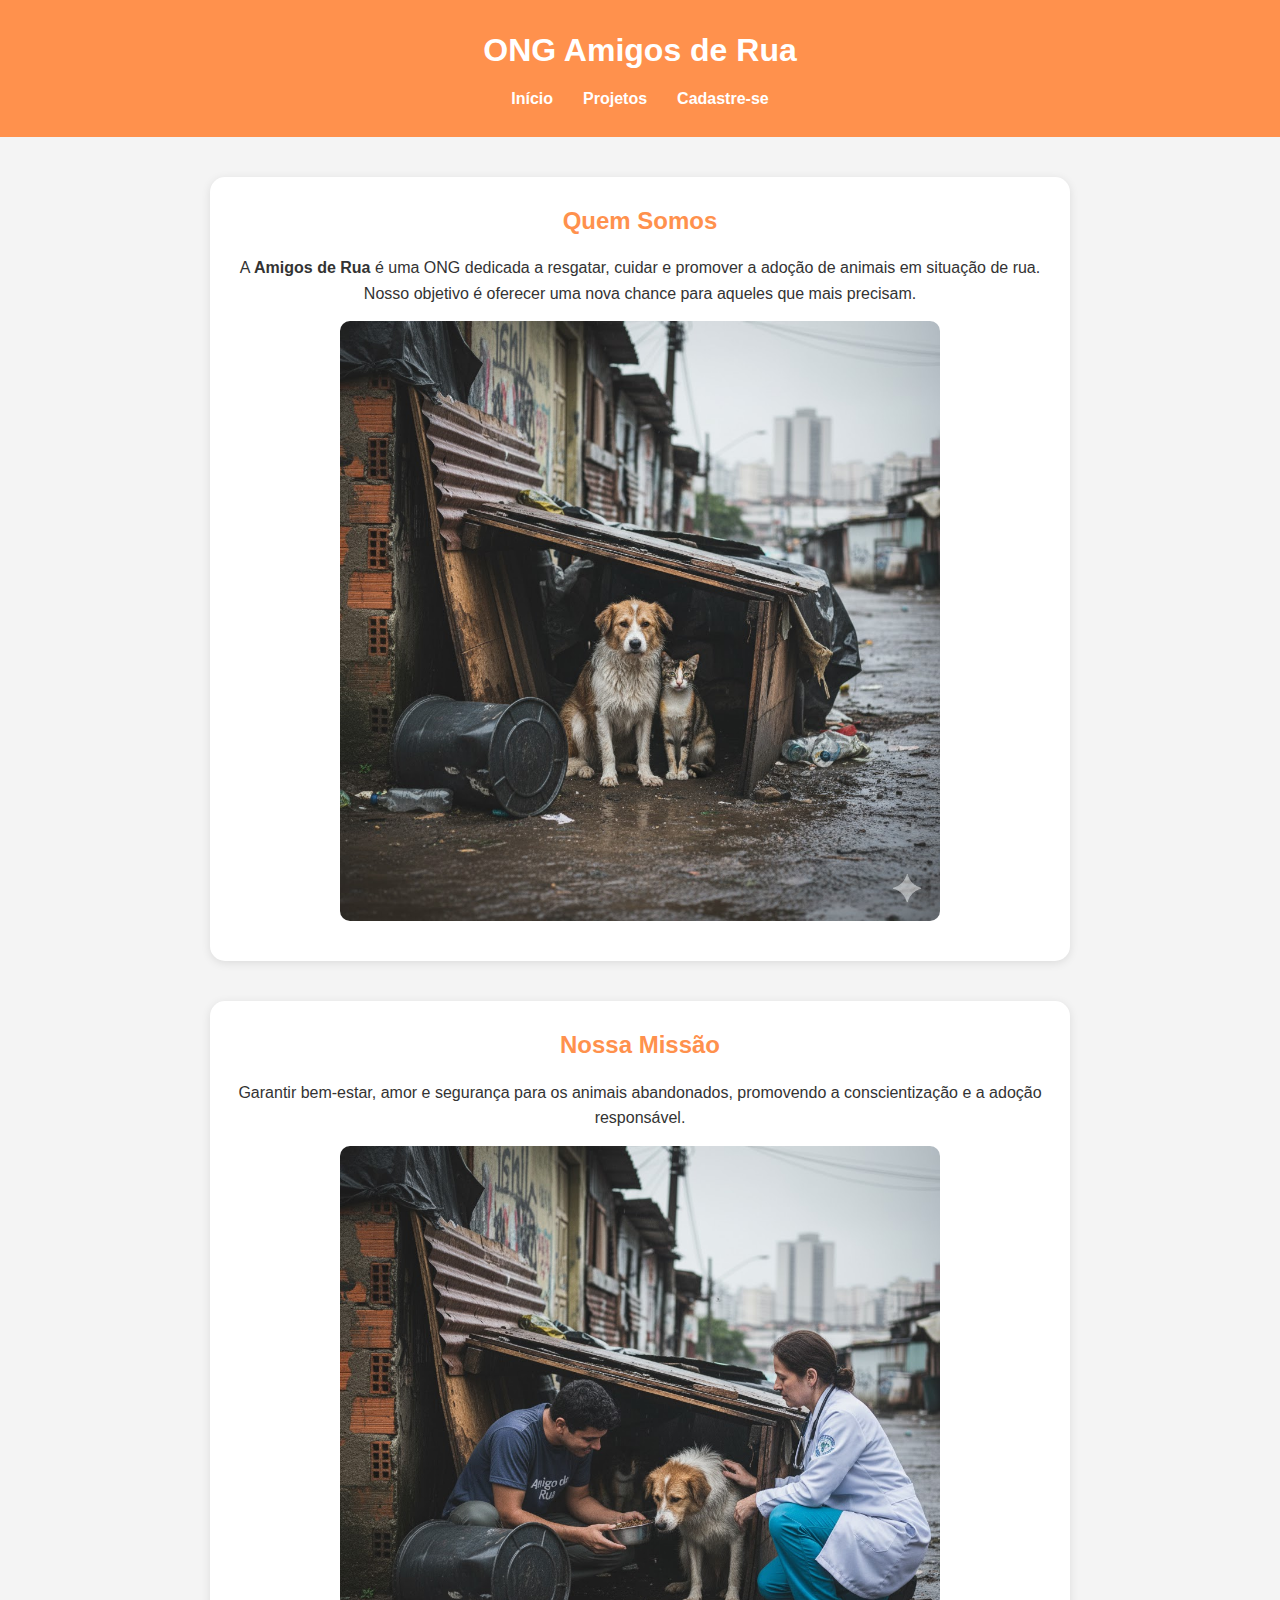
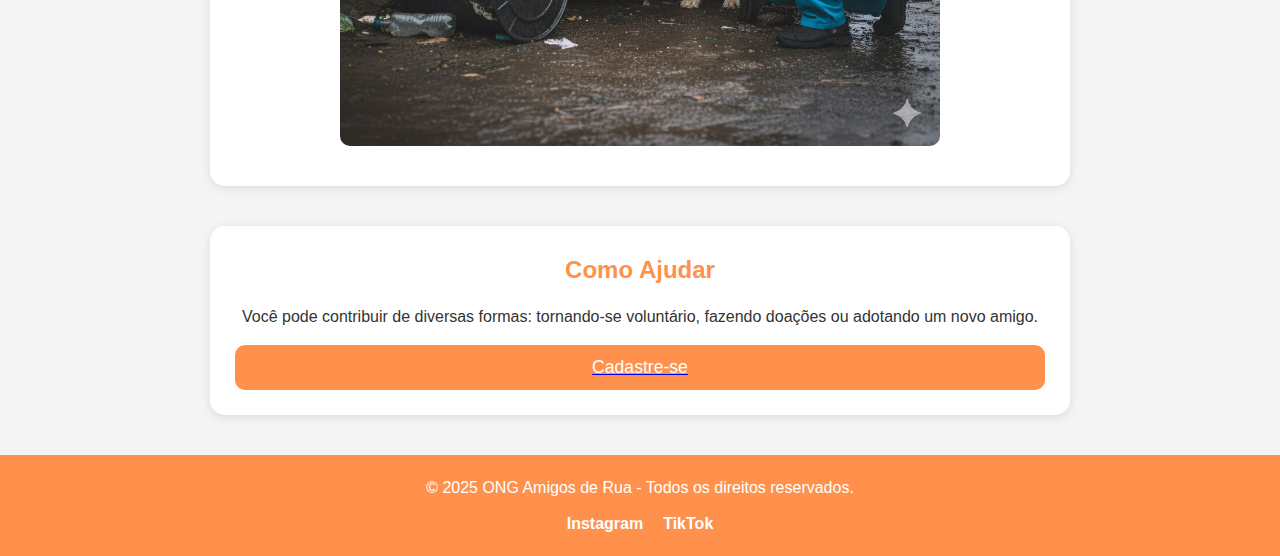
<file: Estrutura.das.Paginas/index.html>
<!DOCTYPE html>
<html lang="pt-BR">
<head>
<meta charset="UTF-8">
<meta name="viewport" content="width=device-width, initial-scale=1.0">
<title>Amigos de Rua - ONG de Apoio Animal</title>
<link rel="stylesheet" href="style.css">
</head>
<body>

<header>
  <h1>ONG Amigos de Rua</h1>
  <nav>
    <ul>
      <li><a href="index.html">Início</a></li>
      <li><a href="projetos.html">Projetos</a></li>
      <li><a href="cadastro.html">Cadastre-se</a></li>
    </ul>
  </nav>
</header>

<main>
  <section id="sobre">
    <h2>Quem Somos</h2>
    <p>A <strong>Amigos de Rua</strong> é uma ONG dedicada a resgatar, cuidar e promover a adoção de animais em situação de rua. Nosso objetivo é oferecer uma nova chance para aqueles que mais precisam.</p>
    <img src="imagens/animais.jpg" alt="Cachorro e gato resgatados">
  </section>

  <section id="missao">
    <h2>Nossa Missão</h2>
    <p>Garantir bem-estar, amor e segurança para os animais abandonados, promovendo a conscientização e a adoção responsável.</p>
    <img src="imagens/equipe.jpg" alt="Equipe da ONG cuidando de animais">
  </section>

  <section id="participar">
    <h2>Como Ajudar</h2>
    <p>Você pode contribuir de diversas formas: tornando-se voluntário, fazendo doações ou adotando um novo amigo.</p>
    <a href="cadastro.html"><button>Cadastre-se</button></a>
  </section>
</main>

<footer>
  <p>&copy; 2025 ONG Amigos de Rua - Todos os direitos reservados.</p>
  <ul>
    <li><a href="#">Instagram</a></li>
    <li><a href="#">TikTok</a></li>
  </ul>
</footer>

</body>
</html>
</file>
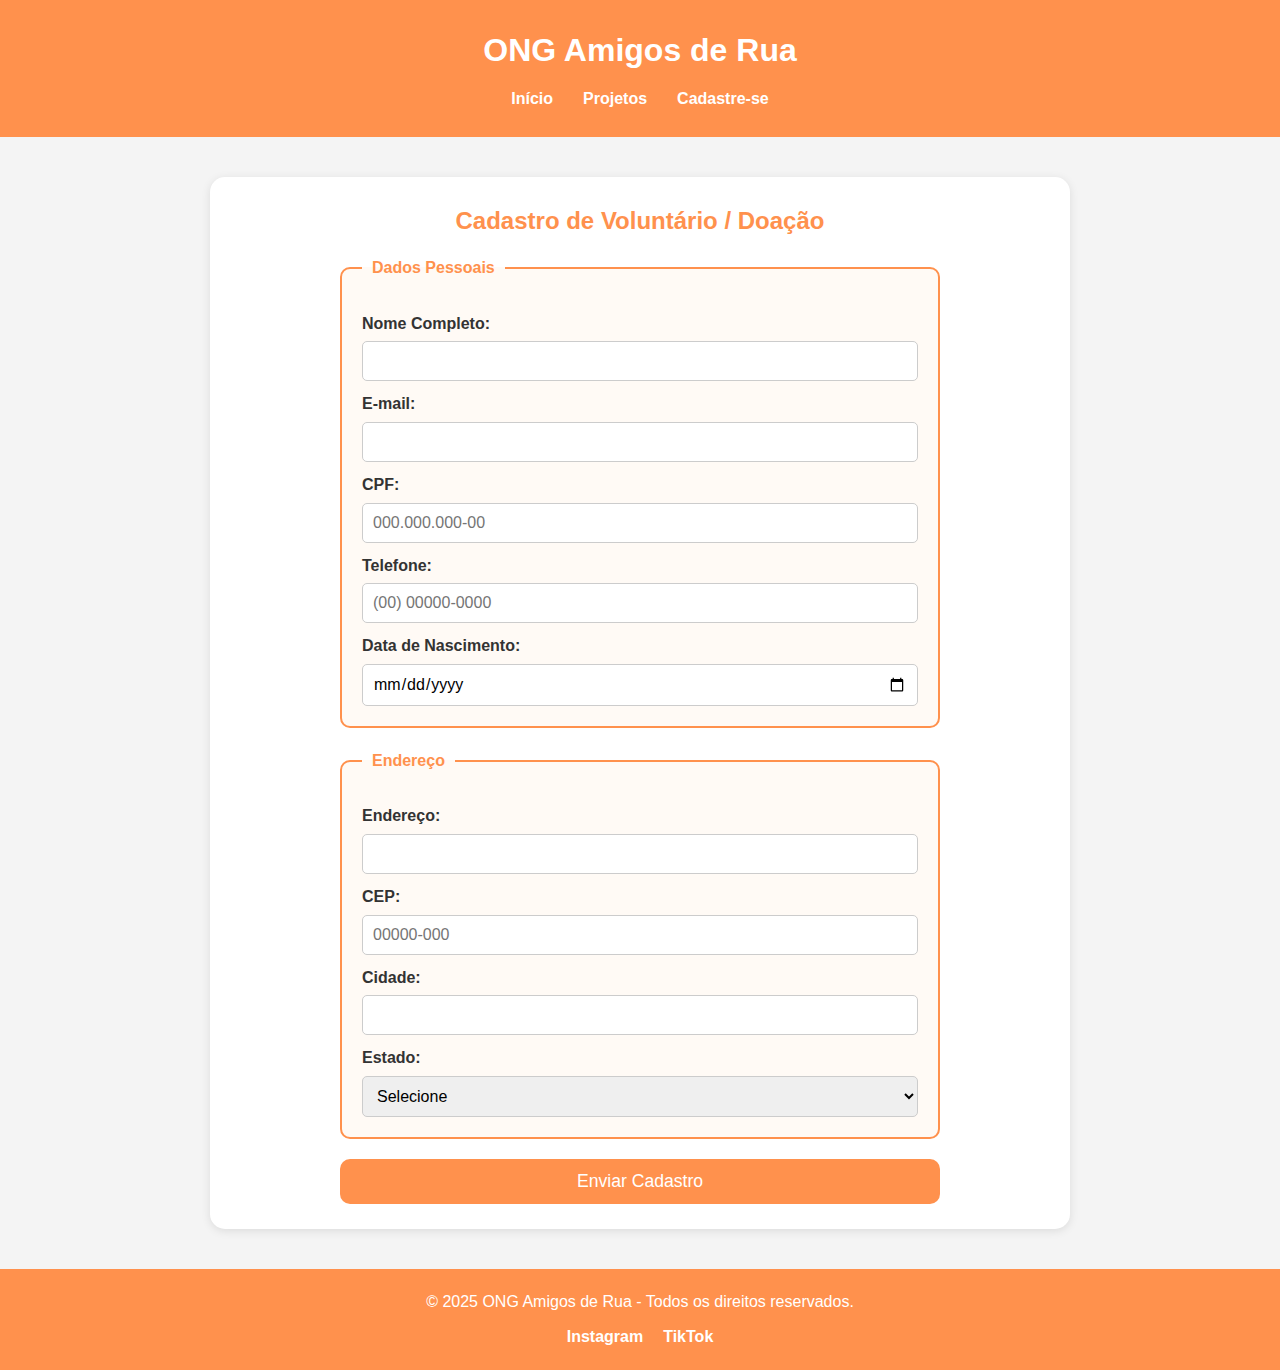
<file: Estrutura.das.Paginas/cadastro.html>
<!DOCTYPE html>
<html lang="pt-BR">
<head>
<meta charset="UTF-8">
<meta name="viewport" content="width=device-width, initial-scale=1.0">
<title>Cadastro - Amigos de Rua</title>
<link rel="stylesheet" href="style.css">
</head>
<body>

<header>
  <h1>ONG Amigos de Rua</h1>
  <nav>
    <ul>
      <li><a href="index.html">Início</a></li>
      <li><a href="projetos.html">Projetos</a></li>
      <li><a href="cadastro.html">Cadastre-se</a></li>
    </ul>
  </nav>
</header>

<main>
  <section>
    <h2>Cadastro de Voluntário / Doação</h2>
    <form>
      <fieldset>
        <legend>Dados Pessoais</legend>

        <label for="nome">Nome Completo:</label>
        <input type="text" id="nome" name="nome" required>

        <label for="email">E-mail:</label>
        <input type="email" id="email" name="email" required>

        <label for="cpf">CPF:</label>
        <input type="text" id="cpf" name="cpf" placeholder="000.000.000-00" pattern="\d{3}\.\d{3}\.\d{3}-\d{2}" required maxlength="14">

        <label for="telefone">Telefone:</label>
        <input type="tel" id="telefone" name="telefone" placeholder="(00) 00000-0000" pattern="\(\d{2}\)\s\d{5}-\d{4}" required maxlength="15">

        <label for="nascimento">Data de Nascimento:</label>
        <input type="date" id="nascimento" name="nascimento" required>
      </fieldset>

      <fieldset>
        <legend>Endereço</legend>

        <label for="endereco">Endereço:</label>
        <input type="text" id="endereco" name="endereco" required>

        <label for="cep">CEP:</label>
        <input type="text" id="cep" name="cep" placeholder="00000-000" pattern="\d{5}-\d{3}" required maxlength="9">

        <label for="cidade">Cidade:</label>
        <input type="text" id="cidade" name="cidade" required>

        <label for="estado">Estado:</label>
        <select id="estado" name="estado" required>
          <option value="">Selecione</option>
          <option value="SP">São Paulo</option>
          <option value="RJ">Rio de Janeiro</option>
          <option value="MG">Minas Gerais</option>
          <option value="RS">Rio Grande do Sul</option>
          <option value="PR">Paraná</option>
          <option value="BA">Bahia</option>
          <option value="SC">Santa Catarina</option>
          <option value="DF">Distrito Federal</option>
        </select>
      </fieldset>

      <button type="submit">Enviar Cadastro</button>
    </form>
  </section>
</main>

<footer>
  <p>&copy; 2025 ONG Amigos de Rua - Todos os direitos reservados.</p>
  <ul>
    <li><a href="#">Instagram</a></li>
    <li><a href="#">TikTok</a></li>
  </ul>
</footer>

</body>
</html>
</file>
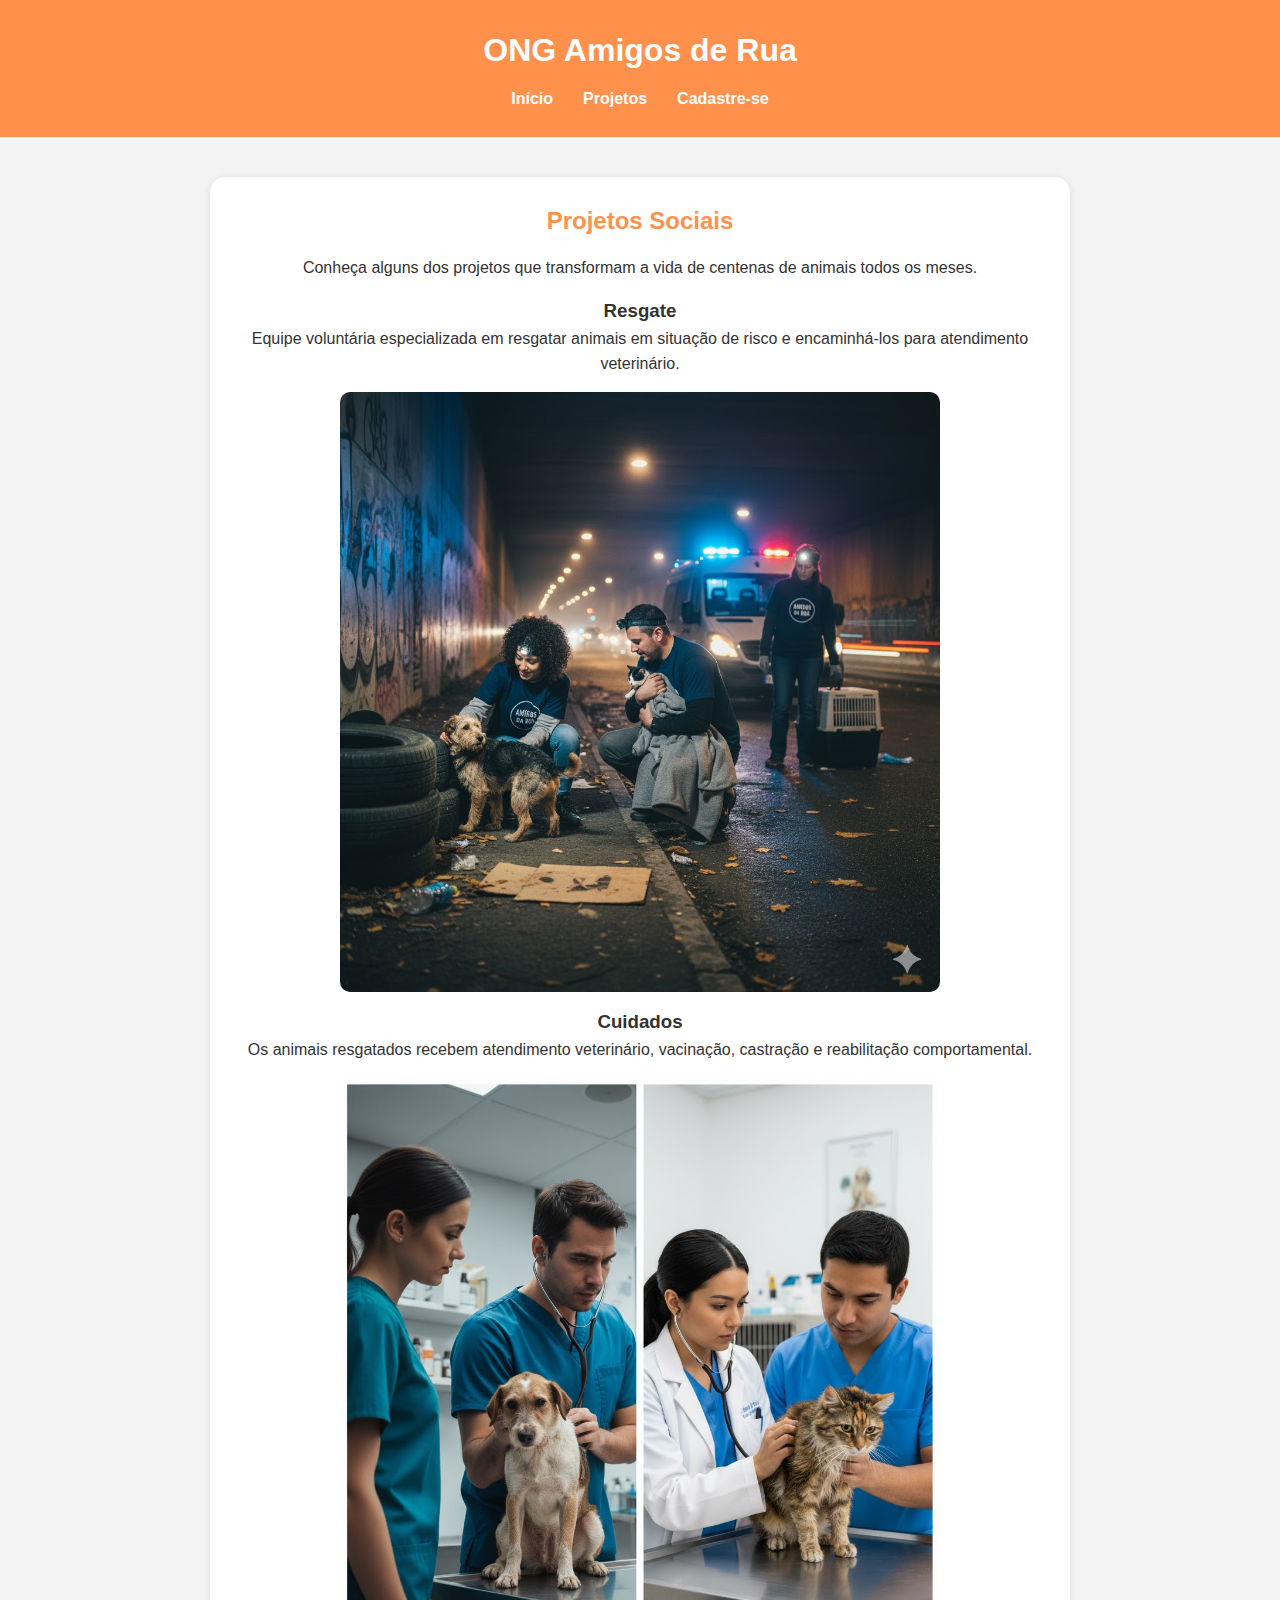
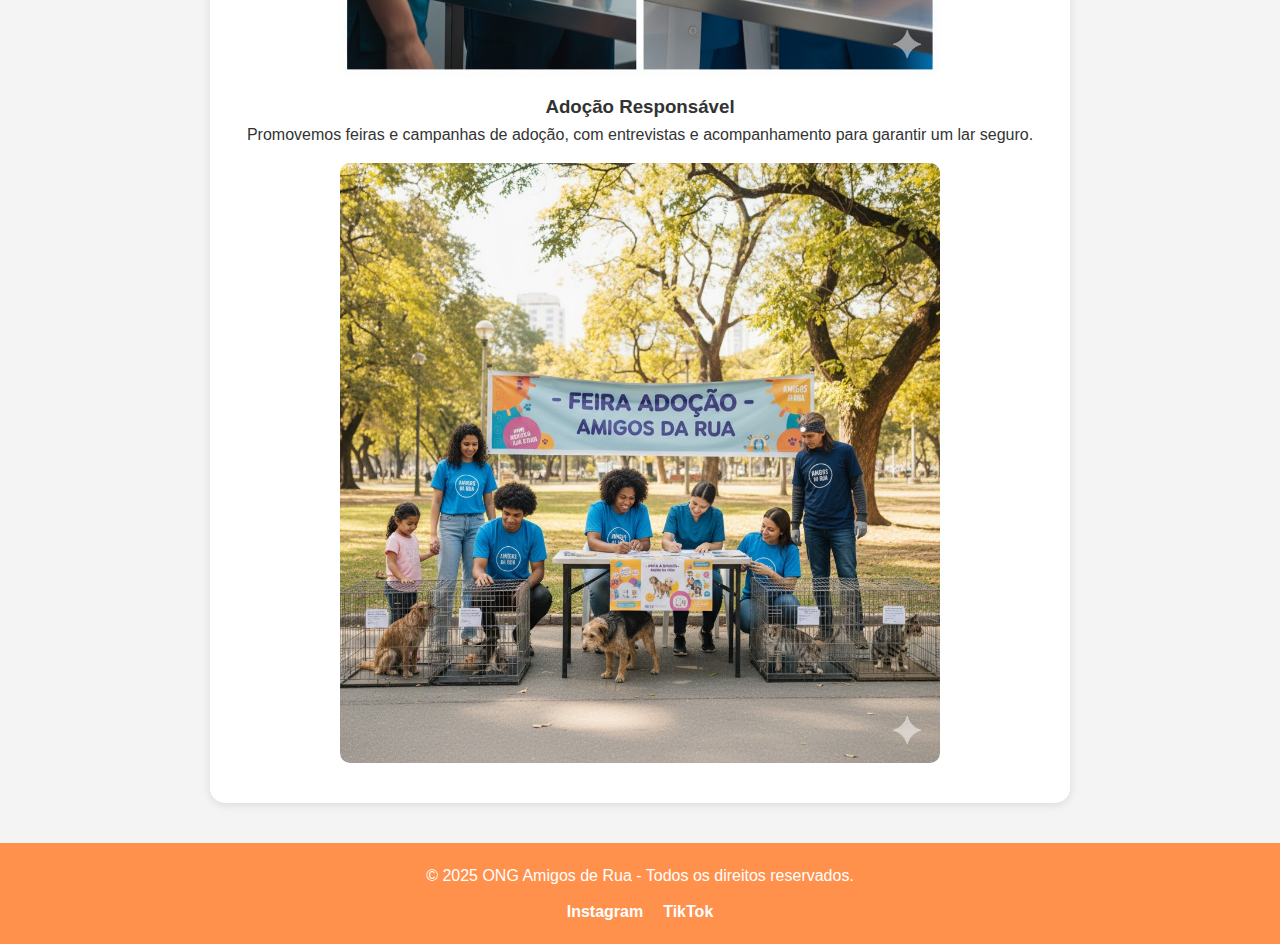
<file: Estrutura.das.Paginas/projetos.html>
<!DOCTYPE html>
<html lang="pt-BR">
<head>
<meta charset="UTF-8">
<meta name="viewport" content="width=device-width, initial-scale=1.0">
<title>Projetos - Amigos de Rua</title>
<link rel="stylesheet" href="style.css">
</head>
<body>

<header>
  <h1>ONG Amigos de Rua</h1>
  <nav>
    <ul>
      <li><a href="index.html">Início</a></li>
      <li><a href="projetos.html">Projetos</a></li>
      <li><a href="cadastro.html">Cadastre-se</a></li>
    </ul>
  </nav>
</header>

<main>
  <section>
    <h2>Projetos Sociais</h2>
    <p>Conheça alguns dos projetos que transformam a vida de centenas de animais todos os meses.</p>

    <article>
      <h3>Resgate</h3>
      <p>Equipe voluntária especializada em resgatar animais em situação de risco e encaminhá-los para atendimento veterinário.</p>
      <img src="imagens/resgate.jpg" alt="Resgate de cachorro">
    </article>

    <article>
      <h3>Cuidados</h3>
      <p>Os animais resgatados recebem atendimento veterinário, vacinação, castração e reabilitação comportamental.</p>
      <img src="imagens/cuidados.jpg" alt="Cuidados veterinários com animais">
    </article>

    <article>
      <h3>Adoção Responsável</h3>
      <p>Promovemos feiras e campanhas de adoção, com entrevistas e acompanhamento para garantir um lar seguro.</p>
      <img src="imagens/adocao.jpg" alt="Feira de adoção de animais">
    </article>
  </section>
</main>

<footer>
  <p>&copy; 2025 ONG Amigos de Rua - Todos os direitos reservados.</p>
  <ul>
    <li><a href="#">Instagram</a></li>
    <li><a href="#">TikTok</a></li>
  </ul>
</footer>

</body>
</html>
</file>
<file: Estrutura.das.Paginas/style.css>
* {
  margin: 0;
  padding: 0;
  box-sizing: border-box;
  font-family: 'Arial', sans-serif;
}
body {
  background-color: #f4f4f4;
  color: #333;
  line-height: 1.6;
}
header {
  background-color: #ff914d;
  color: white;
  text-align: center;
  padding: 25px 0;
}
header h1 {
  font-size: 2rem;
  margin-bottom: 10px;
}
nav ul {
  list-style: none;
  display: flex;
  justify-content: center;
  flex-wrap: wrap;
}
nav ul li {
  margin: 0 15px;
}
nav ul li a {
  color: white;
  text-decoration: none;
  font-weight: bold;
  font-size: 1rem;
}
nav ul li a:hover {
  text-decoration: underline;
}
main {
  max-width: 900px;
  margin: 40px auto;
  padding: 0 20px;
}
section {
  background-color: #fff;
  margin-bottom: 40px;
  padding: 25px;
  border-radius: 15px;
  box-shadow: 0 2px 10px rgba(0,0,0,0.1);
  text-align: center;
}
section h2 {
  color: #ff914d;
  margin-bottom: 15px;
}
section p {
  margin-bottom: 15px;
}
section img {
  width: 100%;
  max-width: 600px;
  height: auto;
  border-radius: 10px;
  margin: 15px auto;
  display: block;
}
form {
  max-width: 600px;
  margin: 0 auto;
  text-align: left;
}
fieldset {
  border: 2px solid #ff914d;
  border-radius: 10px;
  margin-bottom: 20px;
  padding: 20px;
  background-color: #fffaf5;
}
legend {
  color: #ff914d;
  font-weight: bold;
  padding: 0 10px;
}
label {
  display: block;
  margin-top: 10px;
  font-weight: bold;
}
input, select {
  width: 100%;
  padding: 10px;
  margin-top: 5px;
  border-radius: 5px;
  border: 1px solid #ccc;
  font-size: 1rem;
}
button {
  display: block;
  width: 100%;
  padding: 12px;
  background-color: #ff914d;
  color: white;
  border: none;
  border-radius: 10px;
  font-size: 1.1rem;
  cursor: pointer;
  margin-top: 15px;
}
button:hover {
  background-color: #e37d3f;
}
footer {
  background-color: #ff914d;
  color: white;
  text-align: center;
  padding: 20px 0;
}
footer ul {
  list-style: none;
  display: flex;
  justify-content: center;
  margin-top: 10px;
  flex-wrap: wrap;
}
footer ul li {
  margin: 0 10px;
}
footer ul li a {
  color: white;
  text-decoration: none;
  font-weight: bold;
}
@media (max-width: 600px) {
  header h1 {
    font-size: 1.6rem;
  }

  section {
    padding: 20px;
  }

  form {
    width: 100%;
  }
}
</file>
